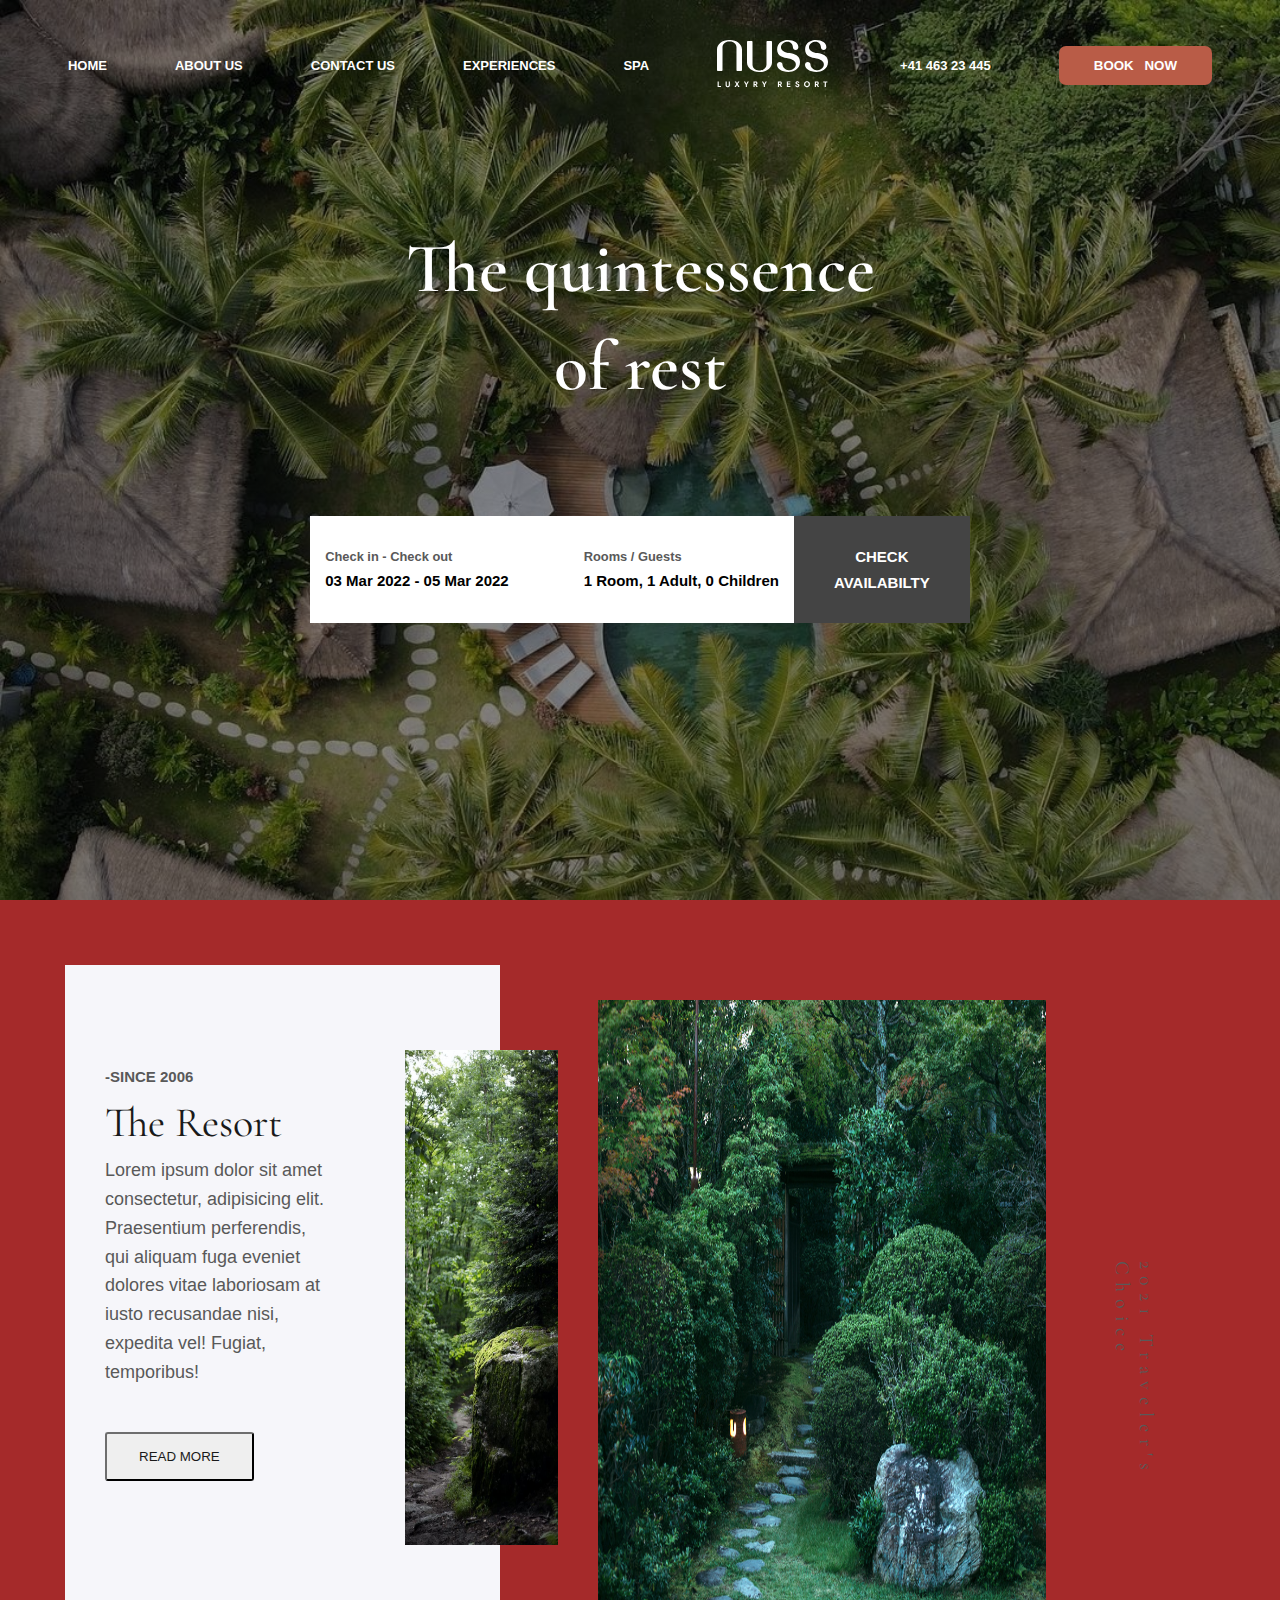
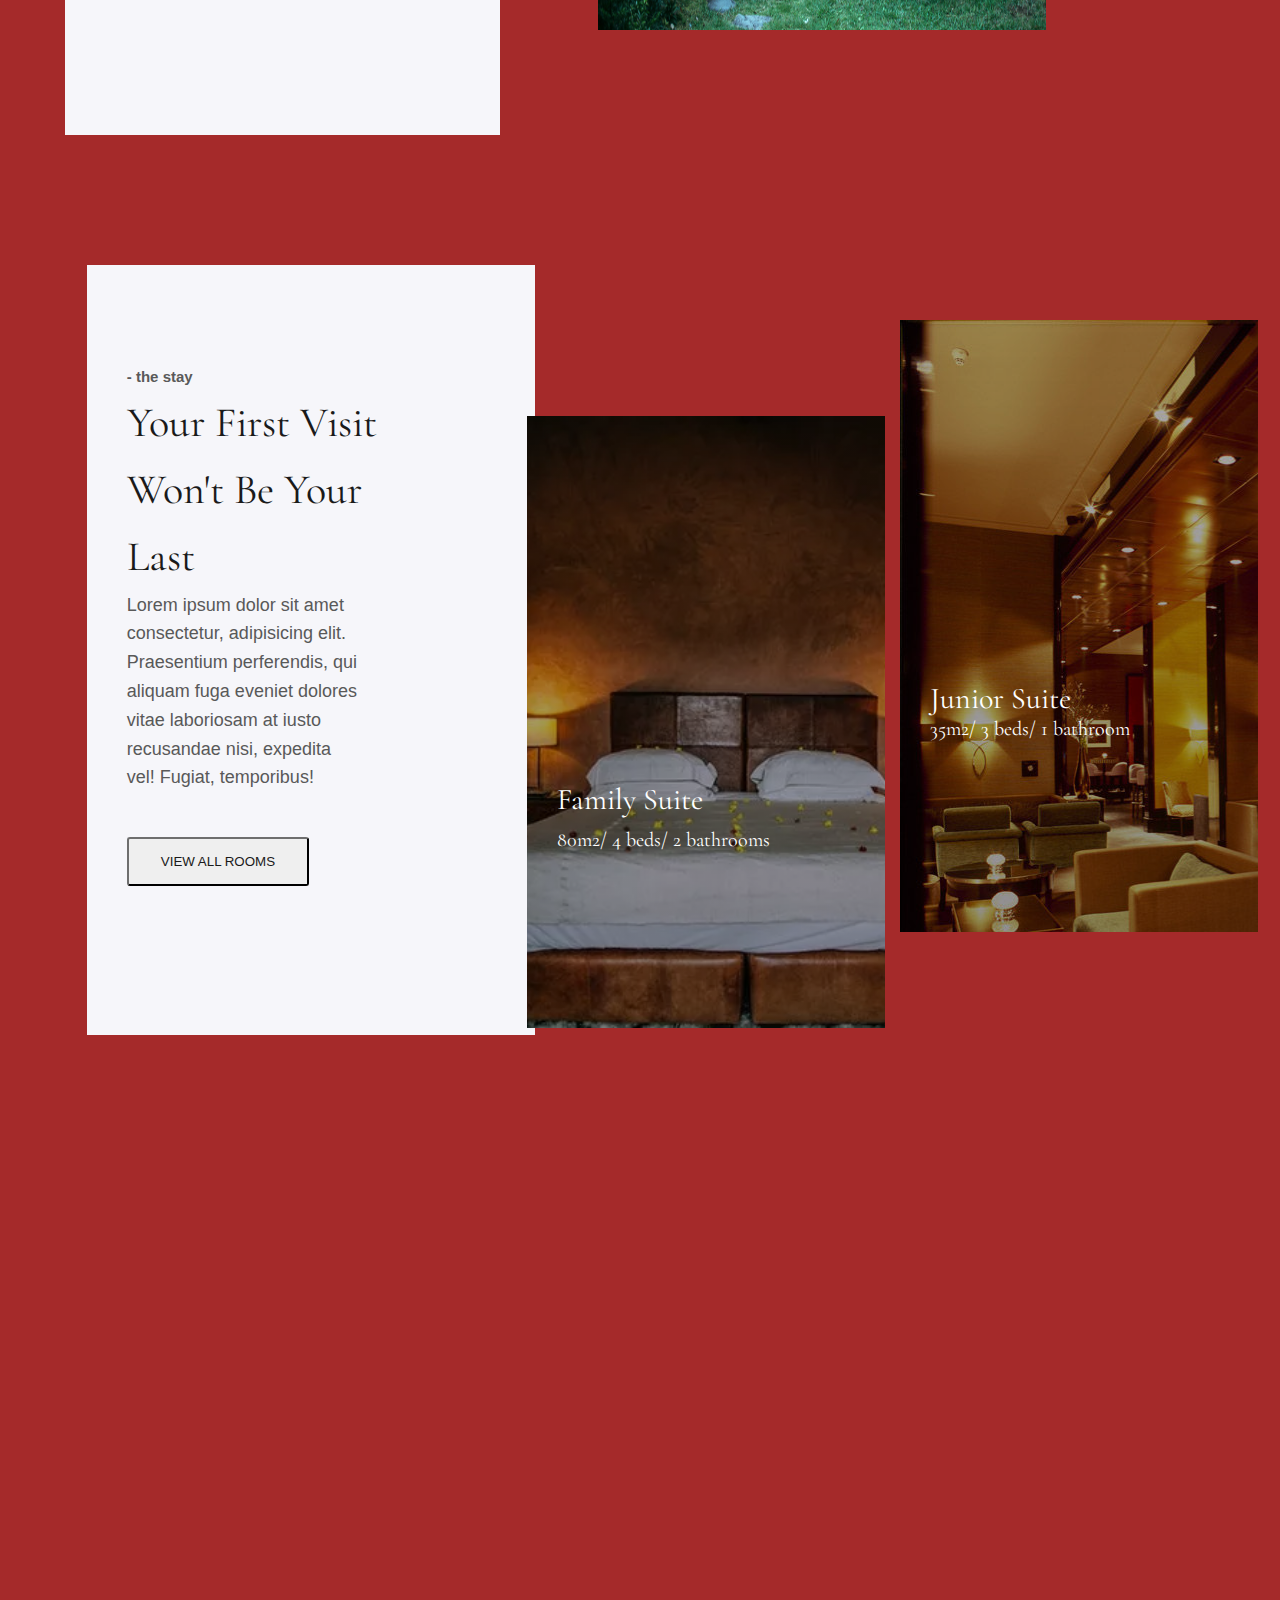
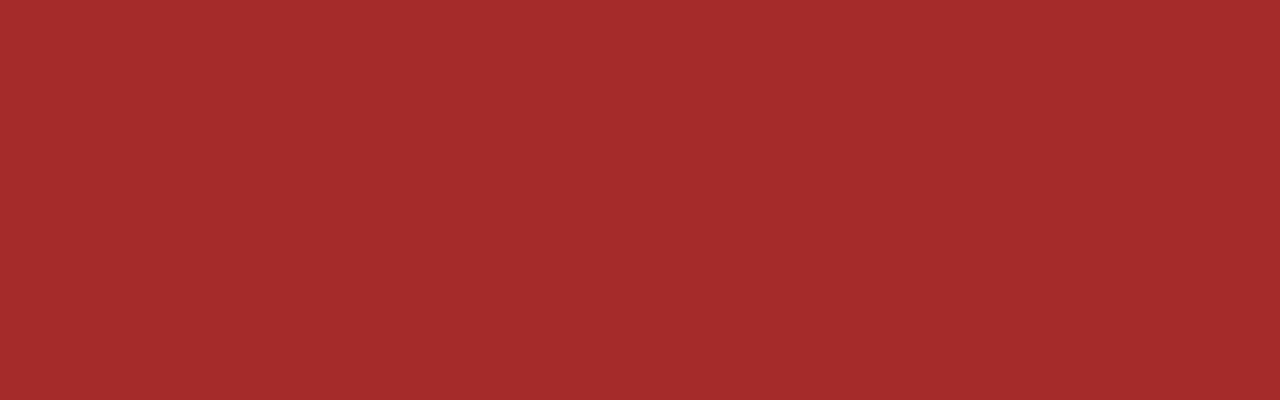
<file: index.html>
<!DOCTYPE html>
<html lang="en">
  <head>
    <meta charset="UTF-8" />
    <meta http-equiv="X-UA-Compatible" content="IE=edge" />
    <meta name="viewport" content="width=device-width, initial-scale=1.0" />
    <link rel="preconnect" href="https://fonts.googleapis.com" />
    <link
      href="https://fonts.googleapis.com/css2?family=Cormorant+Garamond:wght@600&display=swap"
      rel="stylesheet"
    />
    <link rel="stylesheet" href="index.css" />
    <title>Document</title>
  </head>
  <body>
    <div class="container1">
      <nav>
        <ul>
          <li>Home</li>
          <li><a href="about.html">About us</a></li>
          <li>Contact us</li>
          <li>Experiences</li>
          <li>Spa</li>
          <img src="img/img/nuss logo.svg" alt="" />
          <li>+41 463 23 445</li>
          <button id="nav_btn">book now</button>
        </ul>
      </nav>
      <div>
        <h1 id="rest">
          The quintessence <br />
          of rest
        </h1>
      </div>
      <div class="box">
        <div class="minibox">
          <h3>Check in - Check out</h3>
          <p class="black">03 mar 2022 - 05 mar 2022</p>
        </div>
        <div class="minibox mini">
          <h3>Rooms / Guests</h3>
          <p class="black">1 room, 1 adult, 0 children</p>
        </div>
        <div id="check">
          <p>Check</p>
          <p>Availabilty</p>
        </div>
      </div>
    </div>
    <section>
      <div class="background">
        <p class="section_p1">-SINCE 2006</p>
        <p class="section_p2">the resort</p>
        <p class="lorem">
          Lorem ipsum dolor sit amet consectetur, adipisicing elit. Praesentium
          perferendis, qui aliquam fuga eveniet dolores vitae laboriosam at
          iusto recusandae nisi, expedita vel! Fugiat, temporibus!
        </p>
        <button>read more</button>
      </div>
      <img
        class="first"
        src="img/green-trees-in-forest_640.jpg"
        alt="green trees"
      />
      <div>
        <img class="image2" src="img/image-asset.jpeg" alt="" />
        <p id="traveller">2021 Traveler's Choice</p>
      </div>
    </section>
    <section>
      <div class="background">
        <p class="section_p1">- the stay</p>
        <p class="section_p2">your first visit won't be your last</p>
        <p class="lorem">
          Lorem ipsum dolor sit amet consectetur, adipisicing elit. Praesentium
          perferendis, qui aliquam fuga eveniet dolores vitae laboriosam at
          iusto recusandae nisi, expedita vel! Fugiat, temporibus!
        </p>
        <button>view all rooms</button>
        <div class="imagebg bottom_left">
          <div>
            <p>Family suite</p>
            <p class="bottom">80m2/ 4 beds/ 2 bathrooms</p>
          </div>
        </div>
      </div>
      <div id="lobby">
        <div class="bottom_left">
          <p>junior suite</p>
          <p class="bottom">35m2/ 3 beds/ 1 bathroom</p>
        </div>
      </div>
    </section>
    <section class="reviews"></section>
  </body>
</html>
</file>
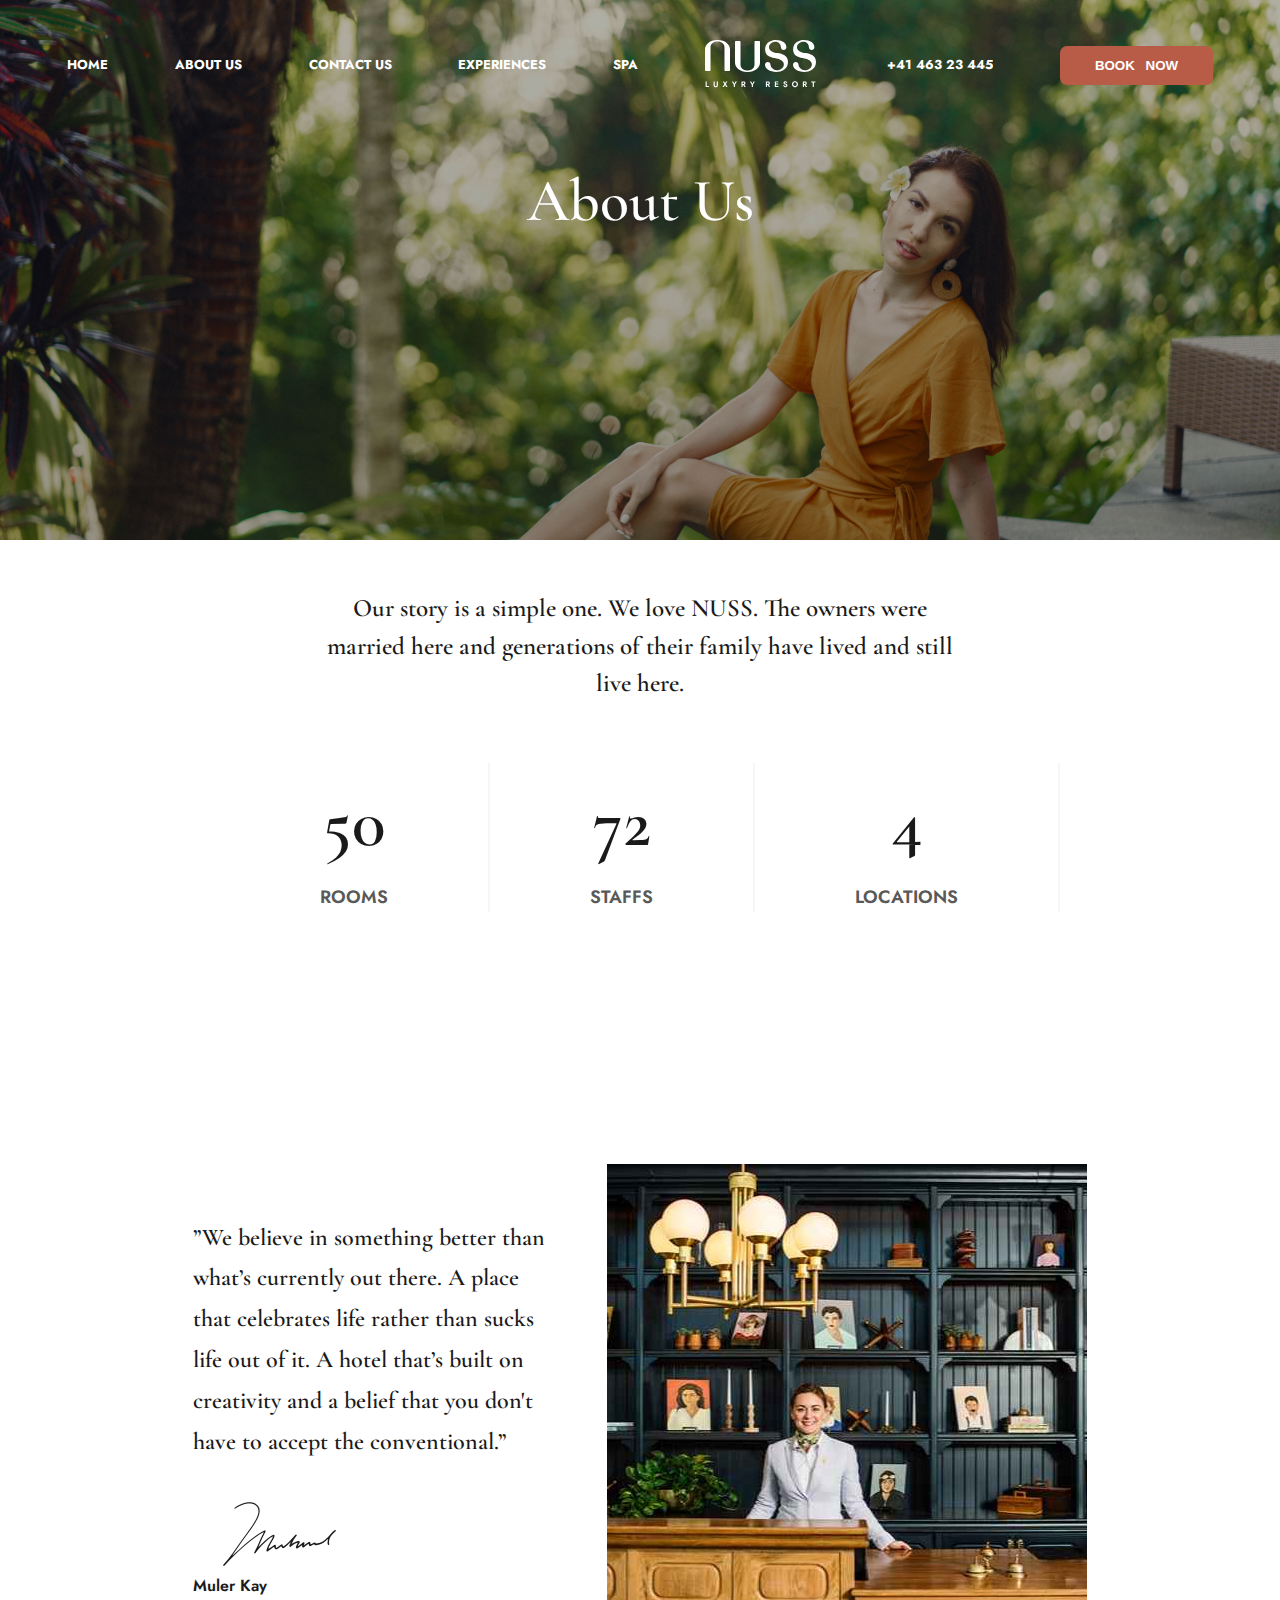
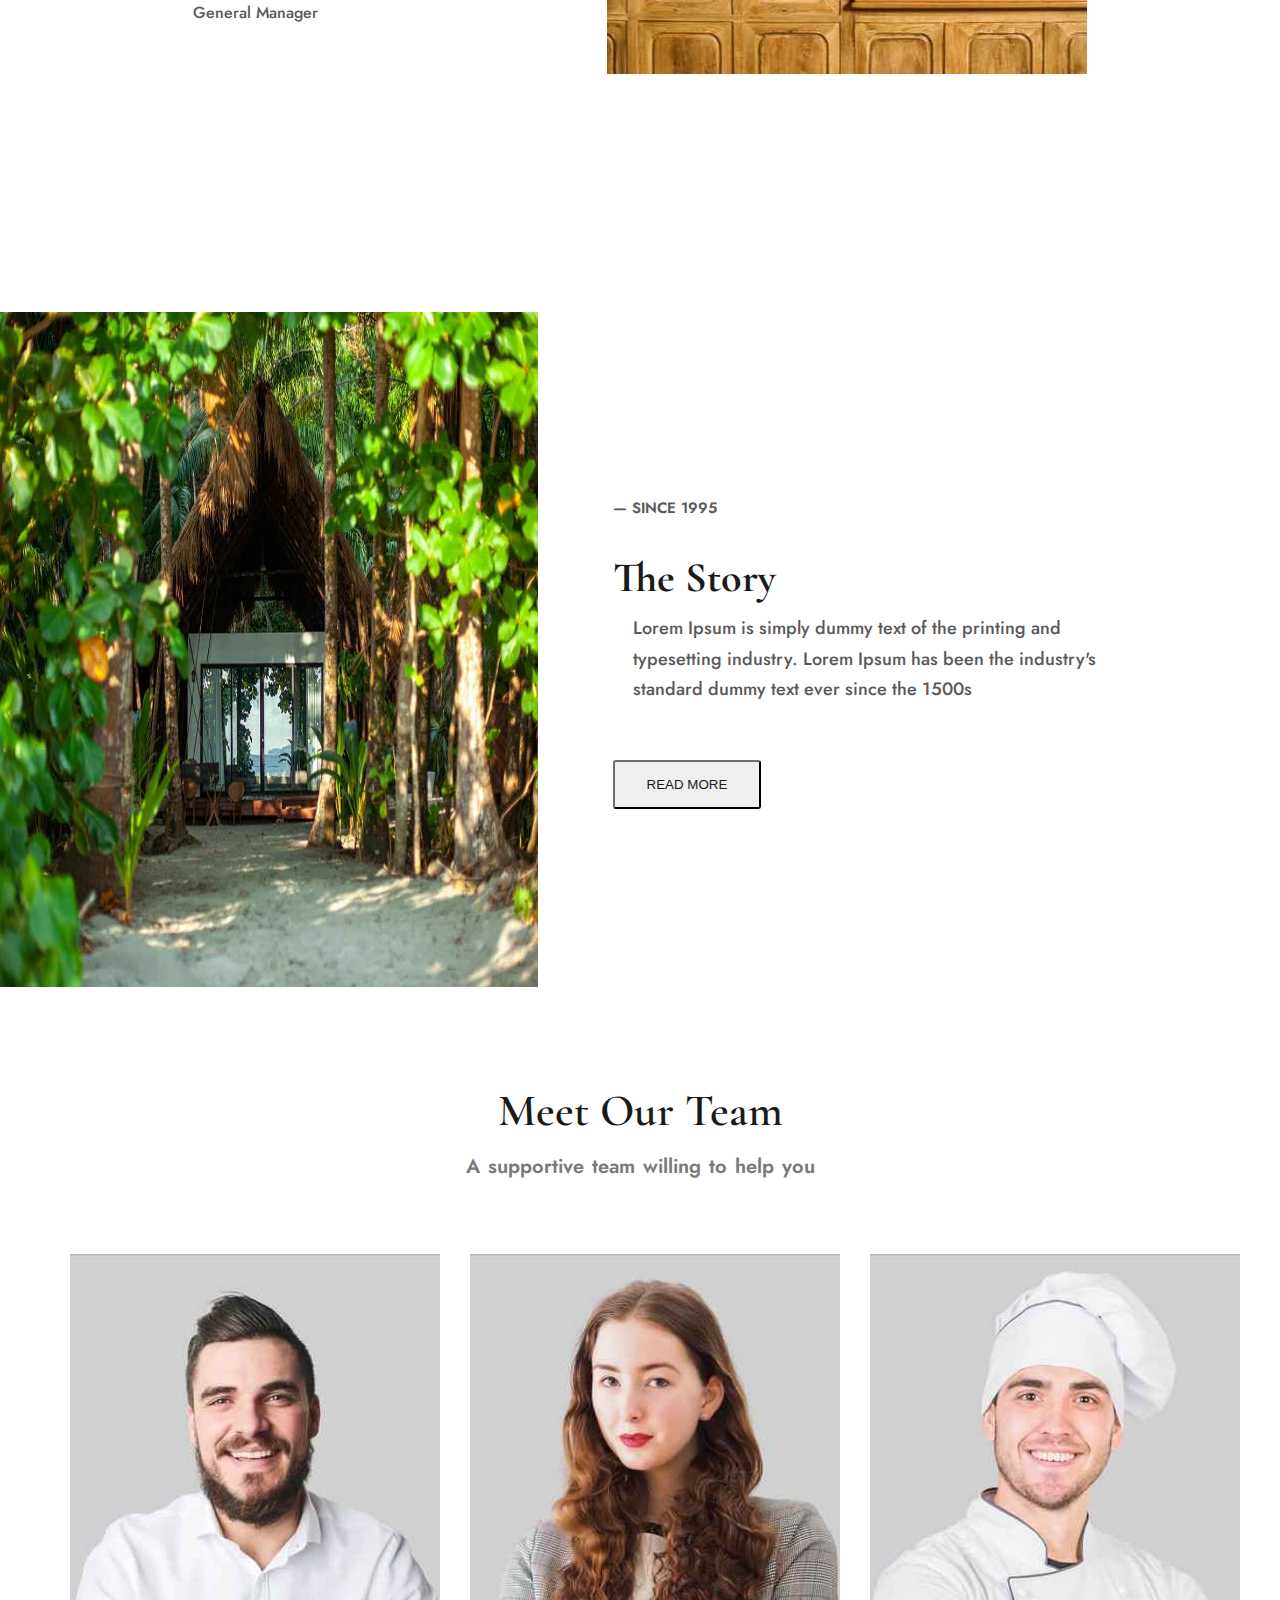
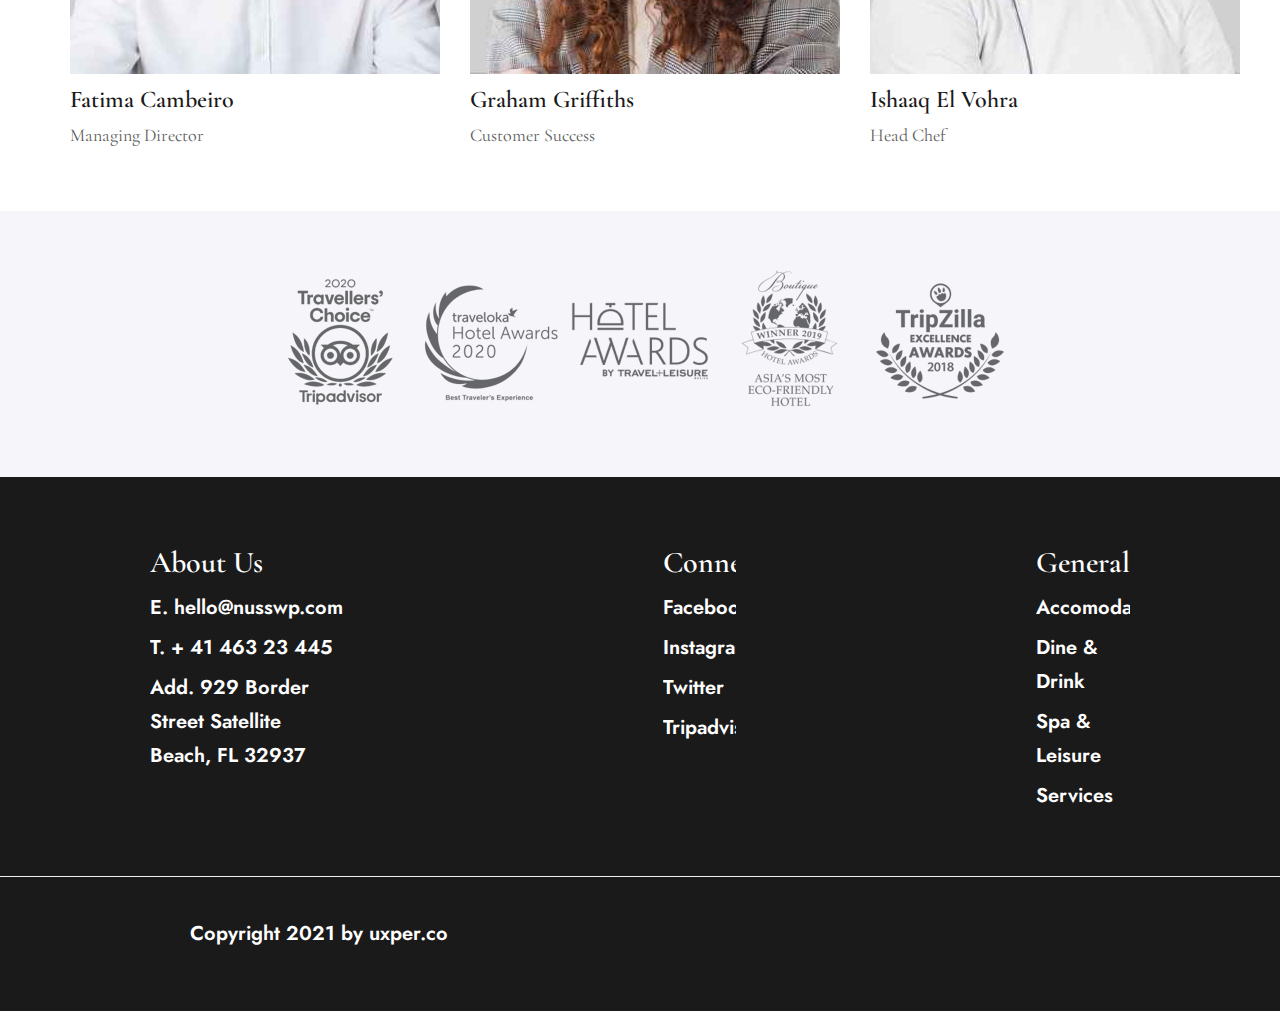
<file: about.html>
<!DOCTYPE html>
<html lang="en">
  <head>
    <meta charset="UTF-8" />
    <meta http-equiv="X-UA-Compatible" content="IE=edge" />
    <meta name="viewport" content="width=device-width, initial-scale=1.0" />
    <link
      href="https://fonts.googleapis.com/css2?family=Cormorant+Garamond:ital,wght@0,400;0,600;1,400;1,600&display=swap"
      rel="stylesheet"
    />
    <link
      href="https://fonts.googleapis.com/css2?family=Jost:ital,wght@0,400;0,500;0,600;1,400&display=swap"
      rel="stylesheet"
    />
    <link rel="stylesheet" href="about.css" />
    <link rel="stylesheet" href="index.css" />
    <title>Document</title>
  </head>
  <body>
    <div class="aboutnav">
      <nav>
        <ul>
          <li><a href="index.html">Home</a></li>
          <li><a href="about.html">About us</a></li>
          <li>Contact us</li>
          <li>Experiences</li>
          <li>Spa</li>
          <img src="img/img/nuss logo.svg" alt="" />
          <li>+41 463 23 445</li>
          <button id="nav_btn">book now</button>
        </ul>
      </nav>
      <p>about us</p>
    </div>
    <div class="abouttext">
      <p id="story">
        Our story is a simple one. We love NUSS. The owners were married here
        and generations of their family have lived and still live here.
      </p>
    </div>
    <div id="rooms">
      <div>
        <p>50</p>
        <p class="font">rooms</p>
      </div>
      <div>
        <p>72</p>
        <p class="font">staffs</p>
      </div>
      <div id="none">
        <p>4</p>
        <p class="font">locations</p>
      </div>
    </div>
    <div id="manager">
      <div>
        <p id="message">
          ”We believe in something better than what’s currently out there. A
          place that celebrates life rather than sucks life out of it. A hotel
          that’s built on creativity and a belief that you don't have to accept
          the conventional.”
        </p>
        <div>
          <img src="img/img/about-us/signature.png" alt="manager signature" />
        </div>
        <p id="muler">muler kay</p>
        <p id="general">general manager</p>
      </div>
      <div>
        <img src="img/img/about-us/manager-image.jpg" alt="manager image" />
      </div>
    </div>
    <div class="aboutstory">
      <div>
        <img src="img/img/about-us/about-story-img.jpeg" alt="about us img" />
      </div>
      <div class="aboutlorem">
        <p id="aboutlorem_p1">— SINCE 1995</p>
        <p id="aboutlorem_p2">the story</p>
        <p id="aboutlorem_p3">
          Lorem Ipsum is simply dummy text of the printing and typesetting
          industry. Lorem Ipsum has been the industry's standard dummy text ever
          since the 1500s
        </p>
        <button>read more</button>
      </div>
    </div>
    <div class="team">
      <p id="team_p1">meet our team</p>
      <p id="team_p2">A supportive team willing to help you</p>
      <div class="teamflex">
        <div>
          <img src="img/img/about-us/Fatima.jpg" alt="managing director" />
          <p class="names">Fatima Cambeiro</p>
          <p class="roles">managing director</p>
        </div>
        <div>
          <img src="img/img/about-us/Graham.jpg" alt="customer success" />
          <p class="names">Graham Griffiths</p>
          <p class="roles">customer success</p>
        </div>
        <div>
          <img src="img/img/about-us/Ishaaq.jpg" alt="Head chef" />
          <p class="names">Ishaaq El Vohra</p>
          <p class="roles">head chef</p>
        </div>
      </div>
    </div>
    <div class="awards">
      <div>
        <img src="img/img/about-us/tripadvisor.png" alt="tripadvisor" />
      </div>
      <div>
        <img src="img/img/about-us/traveloka.png" alt="hotel" />
      </div>
      <div>
        <img src="img/img/about-us/hotel.png" alt="hotelawards" />
      </div>

      <div>
        <img src="img/img/about-us/asia.png" alt="asia" />
      </div>
      <div>
        <img src="img/img/about-us/tripzilla.png" alt="tripzilla" />
      </div>
    </div>
    <div class="footer">
      <div>
        <p class="header">about us</p>
        <p class="aboutfooter">E. hello@nusswp.com</p>
        <p class="aboutfooter">T. + 41 463 23 445</p>
        <p class="aboutfooter">
          Add. 929 Border Street Satellite <br />
          Beach, FL 32937
        </p>
      </div>
      <div>
        <p class="header">connect</p>
        <p class="connectfooter"><a href="#">facebook</a></p>
        <p class="connectfooter"><a href="#">instagram</a></p>
        <p class="connectfooter"><a href="#">twitter</a></p>
        <p class="connectfooter"><a href="#">tripadvisor</a></p>
      </div>
      <div>
        <p class="header">general</p>
        <p class="generalfooter"><a href="#">accomodation</a></p>
        <p class="generalfooter"><a href="#">dine & drink</a></p>
        <p class="generalfooter"><a href="#">spa & leisure</a></p>
        <p class="generalfooter"><a href="#">services</a></p>
      </div>
    </div>
    <div>
      <div class="copyright">
        <p>Copyright 2021 by uxper.co</p>
      </div>
    </div>
  </body>
</html>
</file>
<file: index.css>
* {
    margin: 0;
    padding: 0;
    box-sizing: border-box;
}

body {
    font-family: 'Cormorant Garamond', serif;
    color: #595959;
}

html {
    font-size: 62.5%;
}

.container1 {
    background-image: linear-gradient(rgba(0, 0, 0, 0.4), rgba(0, 0, 0, 0.5)), url(img/background.jpg);
    background-repeat: no-repeat;
    background-size: cover;
    height: 100vh;
}

ul {
    display: flex;
    list-style-type: none;
    justify-content: space-evenly;
    padding: 40px 0;
    color: white;
    text-transform: uppercase;
    align-items: center;
    font-family: 'Jost', sans-serif;
    font-weight: 700;
    font-size: 1.3rem;
}
a{
    text-decoration: none;
    color: white;
}
#nav_btn{
    padding: 1rem 3.3rem;
    border-radius: 0.7rem;
    border-color: transparent;
    text-transform: uppercase;
    background-color: #b95c47;
    color: white;
    font-weight: 700;
    word-spacing: 0.7rem;
}
#nav_btn:hover{
    color: #af3716;
}

#rest {
    color: white;
    text-align: center;
    line-height: 1.4;
    font-size: 7rem;
    font-weight: 600;
    margin-top: 9rem;
    margin-bottom: 6rem;
}

.box {
    display: flex;
    justify-content: center;
    align-items: center;
    font-family: 'Jost', sans-serif;
    font-weight: bold;
}

.minibox {
    background-color: white;
    padding: 3rem 6rem 3rem 1.5rem;
    font-size: 1.1rem;
    line-height: 1.7;
    margin-top: 4rem;

}

.mini {
    padding: 3rem 1.5rem 3rem 1.5rem;
}

.black {
    color: black;
    font-size: 1.5rem;
    text-transform: capitalize;
}

#check {
    background-color: #444444;
    padding: 2.8rem 4rem;
    font-size: 1rem;
    line-height: 1.7;
    color: white;
    font-size: 1.5rem;
    text-transform: uppercase;
    text-align: center;
    margin-top: 4rem;
}


section{
    background-color: brown;
    height: 100vh;
    justify-content: center;
    display: flex;
}
.background{
    background-color: #f6f6fa;
    width: 35vw;
    line-height: 1.6;
    margin: 6.5rem;
    padding: 10rem 10rem 10rem 4rem;
}
.section_p1{
    font-size: 1.5rem;
    font-weight: 600;
    font-family: 'Jost', sans-serif;
}
.section_p2{
    font-size: 4.2rem;
    color: #1a1a1a;
    text-transform: capitalize;
}
.lorem{
    color: #595959;
    width: 75%;
    font-family: 'Jost', sans-serif;
    margin-bottom: 2rem;
    font-size: 1.8rem;
    font-weight: 500;
    flex-wrap: wrap;
}
section button{
    color: #1a1a1a;
    border-color: #1a1a1a;
    border-radius: 0.3rem;
    margin-top: 2.5rem;
    padding: 1.5rem 3.2rem;
    text-transform: uppercase;
}
section button:hover{
    background-color: #b95c47;
}
.first{
    height: 55vh;
    width: 12vw;
    align-items: center;
    justify-items: center;
    margin-top: 15rem;
    margin-left: -16rem;
}
.image2{
    height: 70vh;
    width: 35vw;
    margin-top: 10rem;
    margin-left: 4rem;
}
#traveller{
    color: #595959;
    font-size: 2rem;
    margin-top: -25rem;
    letter-spacing: 0.7rem;
    margin-left: 43rem;
    transform: rotate(90deg);
}

.imagebg{
    background-image: linear-gradient(rgba(0,0,0,0.3), rgba(0,0,0,0.4)), url(img/pexels-maria-orlova-4915547.webp);
    background-size: cover;
    background-repeat: no-repeat;
    background-position: center;
    height: 68vh;
    width: 28vw;
    margin-left: 40rem;
    margin-top: -47rem;
}
#lobby{
    background-image: linear-gradient(rgba(0,0,0,0.3), rgba(0,0,0,0.4)), url(img/image.jpg);
    margin-left: 30rem;
    height: 68vh;
    width: 28vw;
    margin-top: 12rem;
}
.bottom_left{
    color: white;
    font-size: 3rem;
    padding-top: 36rem;
    padding-left: 3rem;
    text-transform: capitalize;
}
.bottom{
    text-transform: lowercase;
    font-size: 2rem;
}
</file>
<file: about.css>
*{
    margin: 0;
    padding: 0;
    box-sizing: border-box;
    overflow-x: hidden;
}
body {
    font-family: 'Cormorant Garamond', serif;
    color: #595959;
    line-height: 1.7;
}

html {
    font-size: 62.5%;
}
.aboutnav{
    background-image: linear-gradient(rgba(0,0,0,0.3),rgba(0,0,0,0.4)), url(img/img/about-us/about-hero.jpg);
    height: 60vh;
    background-size: cover;
    background-position: center;
    background-repeat: no-repeat;
}
.aboutnav p{
    color: white;
    font-size: 6rem;
    font-weight: 540;
    padding: 2rem;
    text-transform: capitalize;
    text-align: center;
}
.abouttext{
    color: #1a1a1a;
    font-size: 2.5rem;
    display: flex;
    width: 100vw;
    justify-content: center;
    align-items: center;
    text-align: center;
    padding: 5rem;
}
#story{
    width: 65rem;
    font-weight: 600;
    font-size: 2.5rem;
    line-height: 1.5;
}
#rooms{
    display: flex;
    color: #1a1a1a;
    font-size: 7rem;
    font-weight: 600;
    justify-content: center;
    align-items: center;
    text-align: center;
    padding: 1rem;
    font-family: "Cormorant Garamond", serif;
    margin-bottom: 4rem;
}

#rooms div{
    padding: 0 10rem;
    border-right: #f6f6fa solid 0.2rem;
    margin-bottom: 1rem;
}

.font{
    font-family: 'Jost', sans-serif;
    font-weight: 600;
    font-size: 1.8rem;
    color: #595959;
    text-transform: uppercase;
}


#manager{
    display: flex;
    align-items: center;
    justify-content: center;
    height: 100vh;
    margin-bottom: 4rem;
}
#message{
    font-size: 2.4rem;
    font-weight: 600;
    margin-bottom: 4rem;
    width: 30vw;
    color: #1a1a1a;
    padding-right: 3rem;
}
#manager img{
    padding-left: 3rem;
}
#muler{
    font-size: 1.6rem;
    font-weight: 600;
    text-transform: capitalize;
    color: #1a1a1a;
    font-family: 'Jost', sans-serif;
}
#general{
    font-size: 1.6rem;
    color: #595959;
    text-transform: capitalize;
    font-weight: 500;
    font-family: 'Jost', sans-serif;
}


.aboutstory{
    display: flex;
    margin-bottom: 5rem;
}
.aboutstory img{
    height: 75vh;
    width: 42vw;
}
.aboutstory button{
    color: #1a1a1a;
    border-color: #1a1a1a;
    border-radius: 0.3rem;
    margin-top: 2.5rem;
    padding: 1.5rem 3.2rem;
    text-transform: uppercase;
}
.aboutstory button:hover{
    background-color: #b95c47;
}
.aboutlorem{
    padding: 0 1.5rem 0 7.5rem;
    align-self: center;
}
#aboutlorem_p1{
    font-size: 1.5rem;
    text-transform: uppercase;
    font-family: 'Jost', sans-serif;
    font-weight: 600;
    padding-bottom: 2rem;
}
#aboutlorem_p2{
    font-size: 4.2rem;
    color: #1a1a1a;
    font-weight: 700;
    text-transform: capitalize;
}
#aboutlorem_p3{
    font-size: 1.8rem;
    color: #595959;
    font-family: 'Jost', sans-serif;
    font-weight: 500;
    padding-left: 2rem;
    width: 50rem;
    padding-bottom: 3rem;
}
.team{
    margin: 4rem 0;
}

#team_p1{
    text-align: center;
    text-transform: capitalize;
    color: #1a1a1a;
    font-size: 4.5rem;
    font-weight: 600;
    letter-spacing: 1;
    margin-top: 3rem;
}
#team_p2{
    color: #7a7a7a;
    font-size: 2rem;
    font-family: 'Jost', sans-serif;
    font-weight: 600;
    text-align: center;
    word-spacing: 0.2rem;
    padding-bottom: 5rem;

}


.awards{
    display: flex;
    justify-content: center;
    margin-top: 3rem;
    background-color: #f6f6fa;
    padding: 5.5rem 0;
}


.teamflex{
    display: flex;
    justify-content: center;
    margin: 2rem 0;
}
.teamflex div{
    padding-left: 3rem;
}
.names{
    color: #1a1a1a;
    font-size: 2.4rem;
    text-transform: capitalize;
    font-weight: 600;
}
.roles{
    color: #5a5a5a;
    font-size: 1.8rem;
    text-transform: capitalize;
}

.footer{
    background-color: #1a1a1a;
    display: flex;
    justify-content: center;
    padding: 6rem 0;
    color: white;
}
.footer div{
    padding: 0 15rem;
}

.header{
    color: white;
    font-size: 3rem;
    text-transform: capitalize;
    font-weight: 600;
}

.aboutfooter{
    padding: 0.3rem 0;
    font-size: 2rem;
    font-weight: 600;
    font-family: 'Jost', sans-serif;
}
.connectfooter{
    padding: 0.3rem 0;
    font-size: 2rem;
    text-transform: capitalize;
    font-weight: 600;
    font-family: 'Jost', sans-serif;
}
.generalfooter{
    padding: 0.3rem 0;
    font-size: 2rem;
    text-transform: capitalize;
    font-weight: 600;
    font-family: 'Jost', sans-serif;
}

.copyright{
    background-color: #1a1a1a;
    color: white;
    font-size: 2rem;
    font-weight: 600;
    font-family: 'Jost', sans-serif;
    padding: 4rem 3rem 6rem 19rem;
    border-top: 1px solid #eee;
}
</file>
